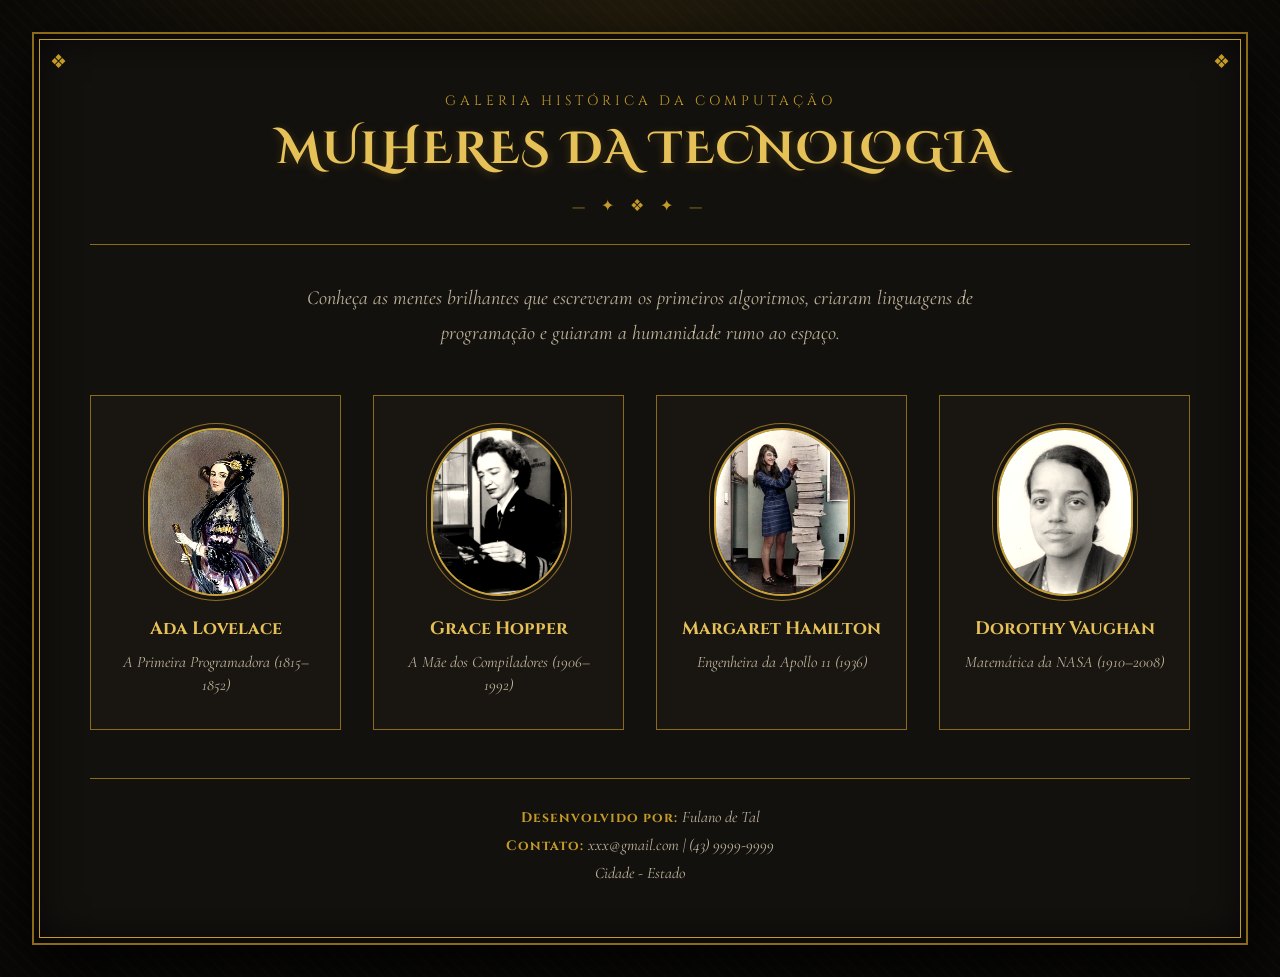
<file: index.html>
<!DOCTYPE html>
<html lang="pt-br">

<head>
    <meta charset="UTF-8">
    <meta name="viewport" content="width=device-width, initial-scale=1.0">
    <title>Mulheres da Tecnologia</title>
    <link rel="stylesheet" href="style.css"> 
</head>

<body>
    <div class="moldura-vitoriana">
        <header class="cabecalho">
            <span class="subtitulo-epoca">Galeria Histórica da Computação</span>
            <h1 id="titulo">Mulheres da Tecnologia</h1>
        </header>

        <main>
            <p class="intro-galeria">
                Conheça as mentes brilhantes que escreveram os primeiros algoritmos, criaram linguagens de programação e guiaram a humanidade rumo ao espaço.
            </p>

            <nav class="menu" aria-label="Pioneiras da Tecnologia">
                <ul class="galeria-pioneiras">
                    <li class="cartao-pioneira">
                        <a href="ada.html">
                            <img src="Ada_Lovelace_portrait.jpg" alt="Retrato de Ada Lovelace">
                            <span class="cartao-nome">Ada Lovelace</span>
                            <span class="cartao-titulo">A Primeira Programadora (1815–1852)</span>
                        </a>
                    </li>
                    <li class="cartao-pioneira">
                        <a href="grace.html">
                            <img src="Grace-Murray-Hopper-Bureau-of-Ordnance-Computation-1946.webp" alt="Retrato de Grace Hopper">
                            <span class="cartao-nome">Grace Hopper</span>
                            <span class="cartao-titulo">A Mãe dos Compiladores (1906–1992)</span>
                        </a>
                    </li>
                    <li class="cartao-pioneira">
                        <a href="margareth.html">
                            <img src="images (1).jpeg" alt="Retrato de Margaret Hamilton">
                            <span class="cartao-nome">Margaret Hamilton</span>
                            <span class="cartao-titulo">Engenheira da Apollo 11 (1936)</span>
                        </a>
                    </li>
                    <li class="cartao-pioneira">
                        <a href="dorothy.html">
                            <img src="images.jpeg" alt="Retrato de Dorothy Vaughan">
                            <span class="cartao-nome">Dorothy Vaughan</span>
                            <span class="cartao-titulo">Matemática da NASA (1910–2008)</span>
                        </a>
                    </li>
                </ul>
            </nav>
        </main>

        <footer>
            <p>
                <b>Desenvolvido por:</b> <i>Fulano de Tal</i> <br>
                <b>Contato:</b> <i>xxx@gmail.com | (43) 9999-9999</i> <br>
                <i>Cidade - Estado</i> 
            </p>
        </footer>
    </div>
</body>

</html>
</file>
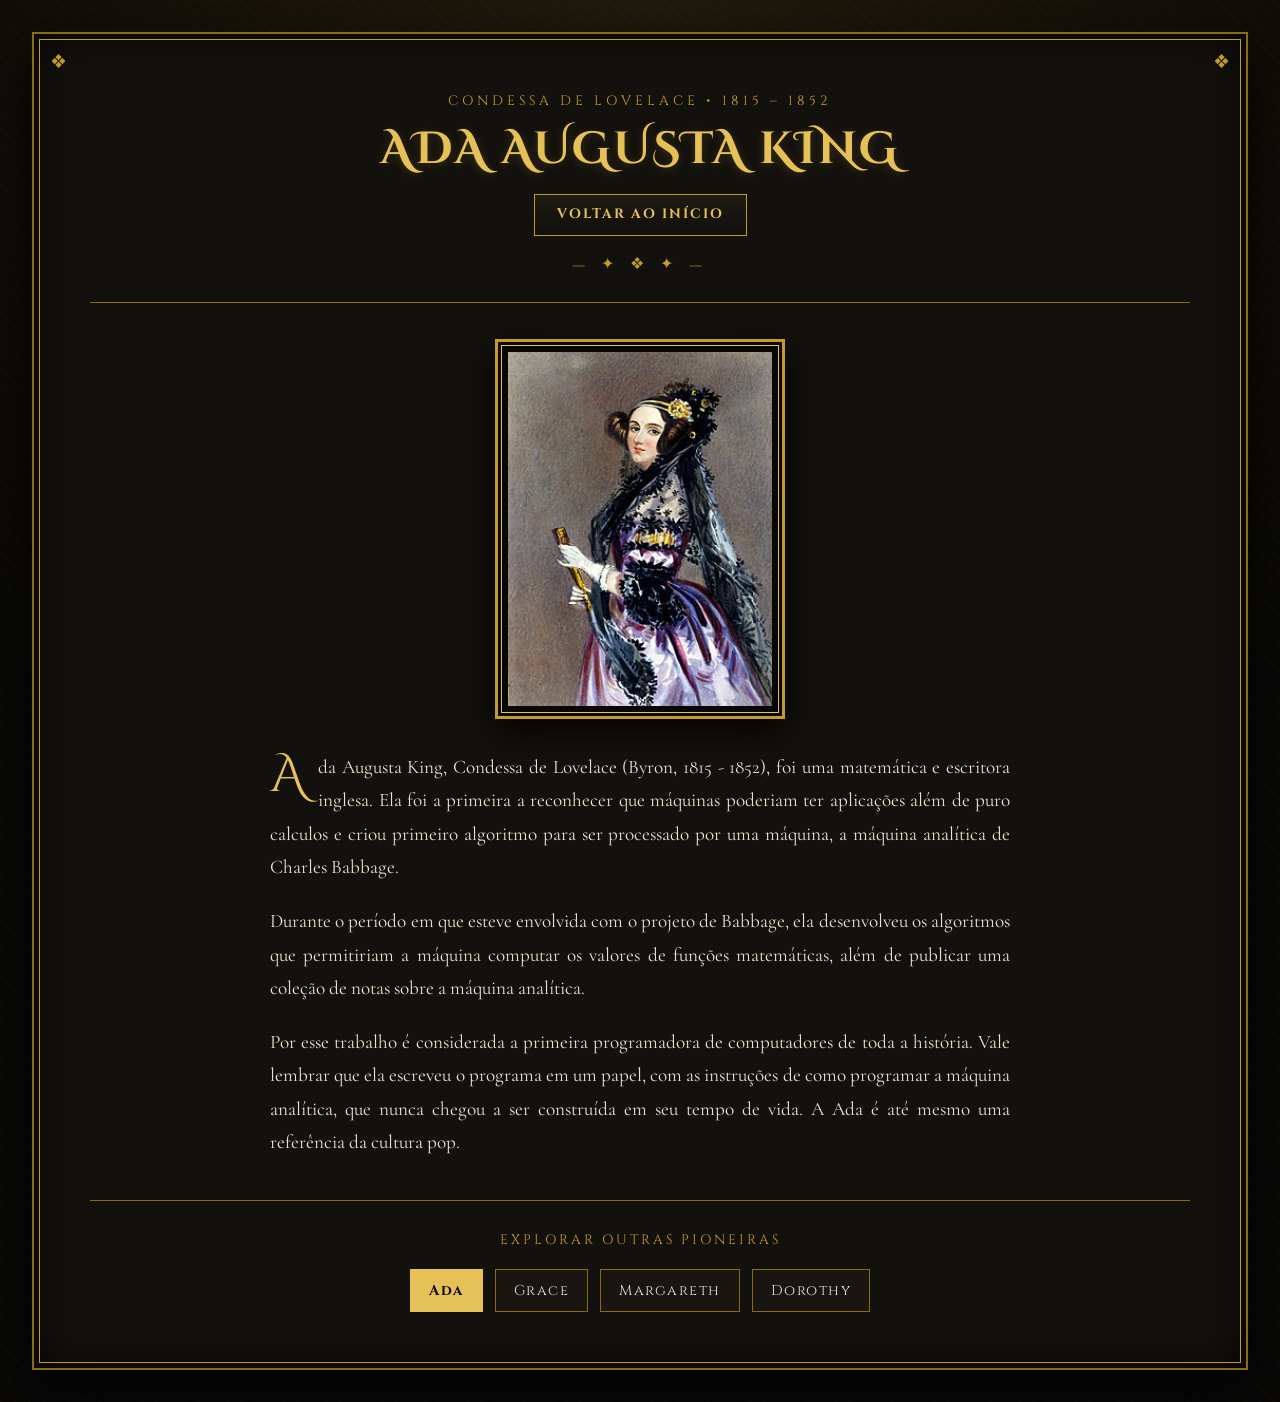
<file: ada.html>
<!DOCTYPE html>
<html lang="pt-br">
<head>
    <meta charset="UTF-8">
    <meta name="viewport" content="width=device-width, initial-scale=1.0">
    <title>Ada Augusta King - Ada Lovelace</title>
    <link rel="stylesheet" href="style.css">
</head>

<body>
    <div class="moldura-vitoriana">
        <header class="cabecalho">
            <span class="subtitulo-epoca">Condessa de Lovelace • 1815 – 1852</span>
            <h1 id="titulo">Ada Augusta King</h1>
            <nav class="topo-nav">
                <a class="btn-vitoriano" href="index.html">Voltar ao Início</a>
            </nav>
        </header>
      
        <main class="conteudo-biografia">
            <div class="moldura-retrato">
                <img src="Ada_Lovelace_portrait.jpg" alt="Ada Lovelace" class="imgcentro">
            </div>

            <p class="texto">Ada Augusta King, Condessa de Lovelace (Byron, 1815 - 1852), foi uma matemática e escritora inglesa. Ela foi a primeira a reconhecer que máquinas poderiam ter aplicações além de puro calculos e criou primeiro algoritmo para ser processado por uma máquina, a máquina analítica de Charles Babbage.</p>

            <p class="texto">Durante o período em que esteve envolvida com o projeto de Babbage, ela desenvolveu os algoritmos que permitiriam a máquina computar os valores de funções matemáticas, além de publicar uma coleção de notas sobre a máquina analítica.</p> 

            <p class="texto">Por esse trabalho é considerada a primeira programadora de computadores de toda a história. Vale lembrar que ela escreveu o programa em um papel, com as instruções de como programar a máquina analítica, que nunca chegou a ser construída em seu tempo de vida. A Ada é até mesmo uma referência da cultura pop.</p>
        </main>

        <nav class="navegacao-rodape" aria-label="Outras biografias">
            <p class="navegacao-rodape-titulo">Explorar Outras Pioneiras</p>
            <ul class="voltar">
                <li><a href="ada.html" class="ativo">Ada</a></li>
                <li><a href="grace.html">Grace</a></li>
                <li><a href="margareth.html">Margareth</a></li>
                <li><a href="dorothy.html">Dorothy</a></li>
            </ul>
        </nav>
    </div>
</body>
</html>
</file>
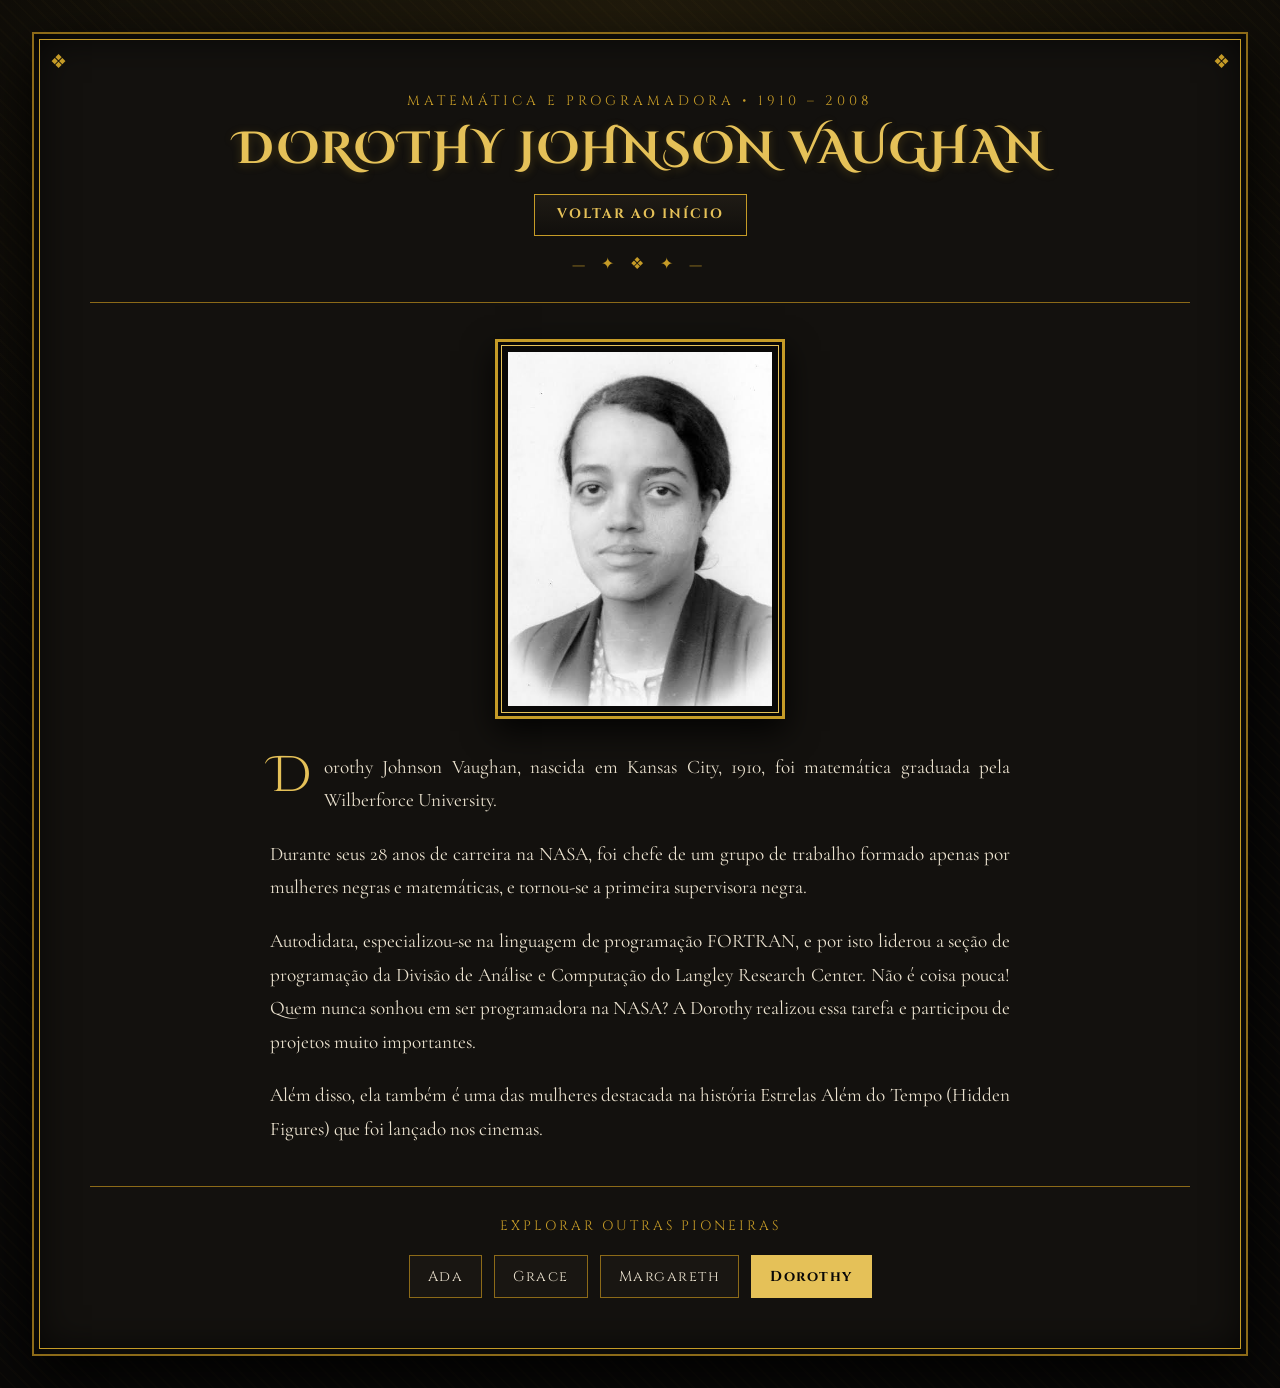
<file: dorothy.html>
<!DOCTYPE html>
<html lang="pt-br">
<head>
    <meta charset="UTF-8">
    <meta name="viewport" content="width=device-width, initial-scale=1.0">
    <title>Dorothy Johnson Vaughan</title>
    <link rel="stylesheet" href="style.css">
</head>

<body>
    <div class="moldura-vitoriana">
        <header class="cabecalho">
            <span class="subtitulo-epoca">Matemática e Programadora • 1910 – 2008</span>
            <h1 id="titulo">Dorothy Johnson Vaughan</h1>
            <nav class="topo-nav">
                <a class="btn-vitoriano" href="index.html">Voltar ao Início</a>
            </nav>
        </header>
        
        <main class="conteudo-biografia">
            <div class="moldura-retrato">
                <img src="images.jpeg" alt="Foto de Dorothy Johnson Vaughan" class="imgcentro">
            </div>

            <p class="texto">Dorothy Johnson Vaughan, nascida em Kansas City, 1910, foi matemática graduada pela Wilberforce University.</p>

            <p class="texto">Durante seus 28 anos de carreira na NASA, foi chefe de um grupo de trabalho formado apenas por mulheres negras e matemáticas, e tornou-se a primeira supervisora negra.</p>
                
            <p class="texto">Autodidata, especializou-se na linguagem de programação FORTRAN, e por isto liderou a seção de programação da Divisão de Análise e Computação do Langley Research Center. Não é coisa pouca! Quem nunca sonhou em ser programadora na NASA? A Dorothy realizou essa tarefa e participou de projetos muito importantes.</p>
                
            <p class="texto">Além disso, ela também é uma das mulheres destacada na história Estrelas Além do Tempo (Hidden Figures) que foi lançado nos cinemas.</p>
        </main>

        <nav class="navegacao-rodape" aria-label="Outras biografias">
            <p class="navegacao-rodape-titulo">Explorar Outras Pioneiras</p>
            <ul class="voltar">
                <li><a href="ada.html">Ada</a></li>
                <li><a href="grace.html">Grace</a></li>
                <li><a href="margareth.html">Margareth</a></li>
                <li><a href="dorothy.html" class="ativo">Dorothy</a></li>
            </ul>
        </nav>
    </div>
</body>
</html>
</file>
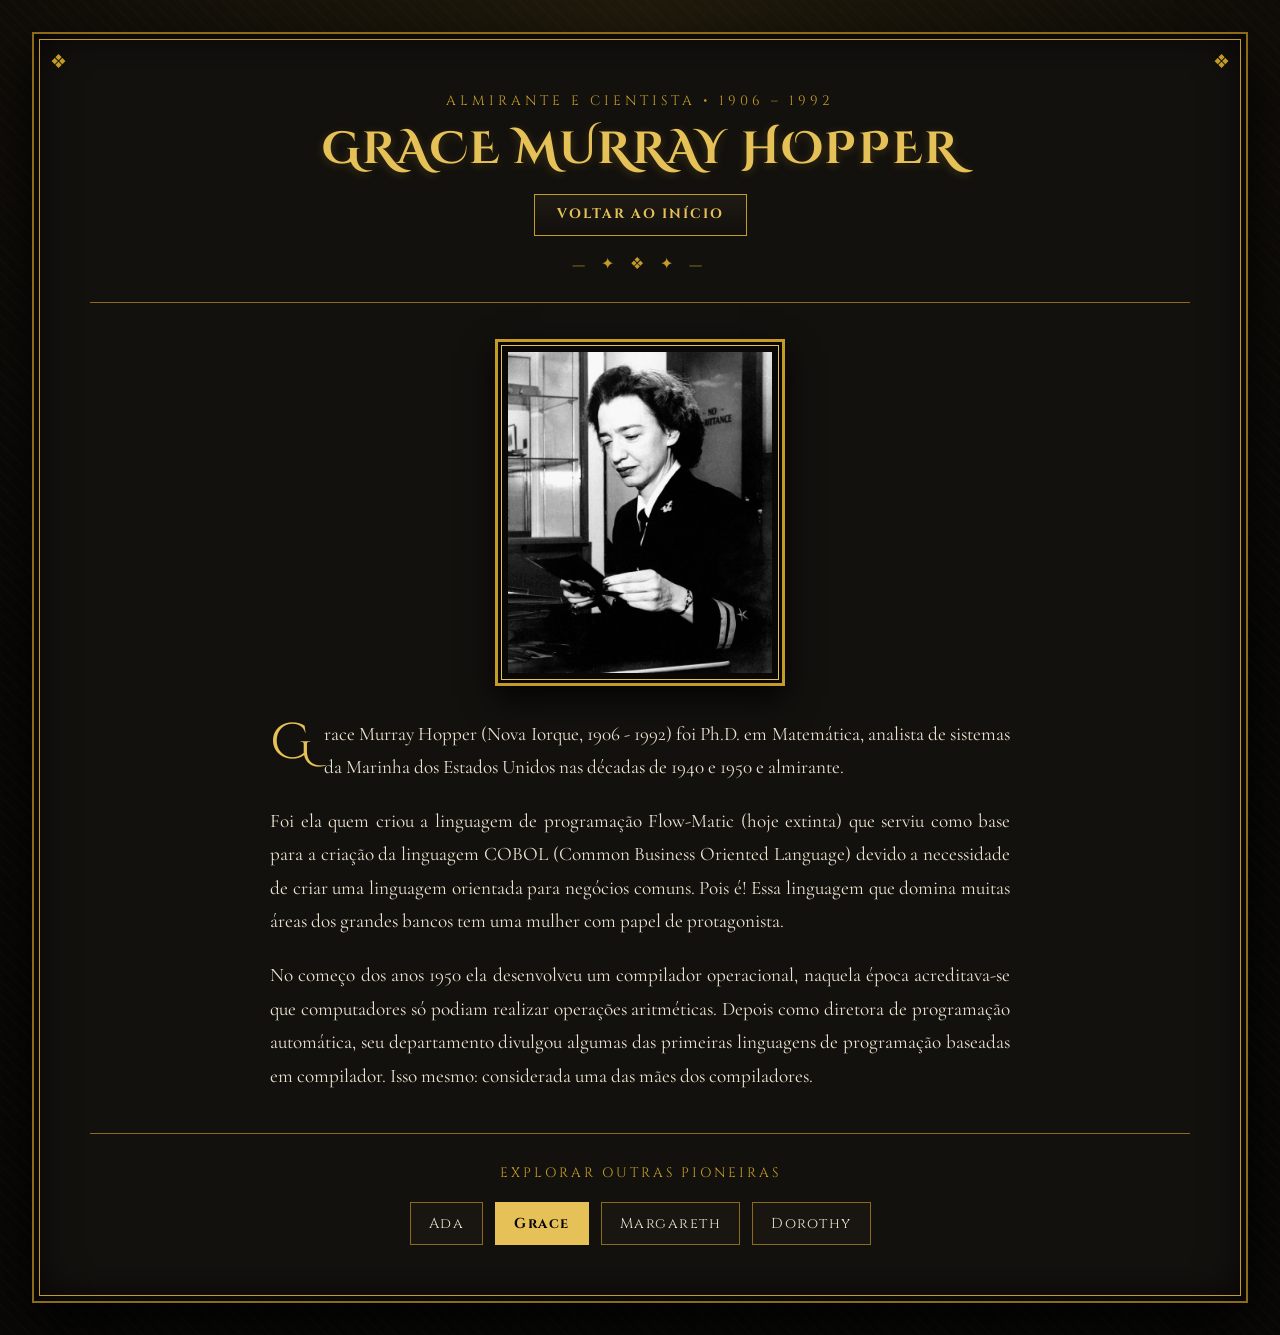
<file: grace.html>
<!DOCTYPE html>
<html lang="pt-br">
<head>
    <meta charset="UTF-8">
    <meta name="viewport" content="width=device-width, initial-scale=1.0">
    <title>Grace Murray Hopper</title>
    <link rel="stylesheet" href="style.css">
</head>

<body>
    <div class="moldura-vitoriana">
        <header class="cabecalho">
            <span class="subtitulo-epoca">Almirante e Cientista • 1906 – 1992</span>
            <h1 id="titulo">Grace Murray Hopper</h1>
            <nav class="topo-nav">
                <a class="btn-vitoriano" href="index.html">Voltar ao Início</a>
            </nav>
        </header>

        <main class="conteudo-biografia">
            <div class="moldura-retrato">
                <img src="Grace-Murray-Hopper-Bureau-of-Ordnance-Computation-1946.webp" alt="Grace Murray Hopper" class="imgcentro">
            </div>

            <p class="texto">Grace Murray Hopper (Nova Iorque, 1906 - 1992) foi Ph.D. em Matemática, analista de sistemas da Marinha dos Estados Unidos nas décadas de 1940 e 1950 e almirante.</p>

            <p class="texto">Foi ela quem criou a linguagem de programação Flow-Matic (hoje extinta) que serviu como base para a criação da linguagem COBOL (Common Business Oriented Language) devido a necessidade de criar uma linguagem orientada para negócios comuns. Pois é! Essa linguagem que domina muitas áreas dos grandes bancos tem uma mulher com papel de protagonista.</p>

            <p class="texto">No começo dos anos 1950 ela desenvolveu um compilador operacional, naquela época acreditava-se que computadores só podiam realizar operações aritméticas. Depois como diretora de programação automática, seu departamento divulgou algumas das primeiras linguagens de programação baseadas em compilador. Isso mesmo: considerada uma das mães dos compiladores.</p>
        </main>

        <nav class="navegacao-rodape" aria-label="Outras biografias">
            <p class="navegacao-rodape-titulo">Explorar Outras Pioneiras</p>
            <ul class="voltar">
                <li><a href="ada.html">Ada</a></li>
                <li><a href="grace.html" class="ativo">Grace</a></li>
                <li><a href="margareth.html">Margareth</a></li>
                <li><a href="dorothy.html">Dorothy</a></li>
            </ul>
        </nav>
    </div>
</body>
</html>
</file>
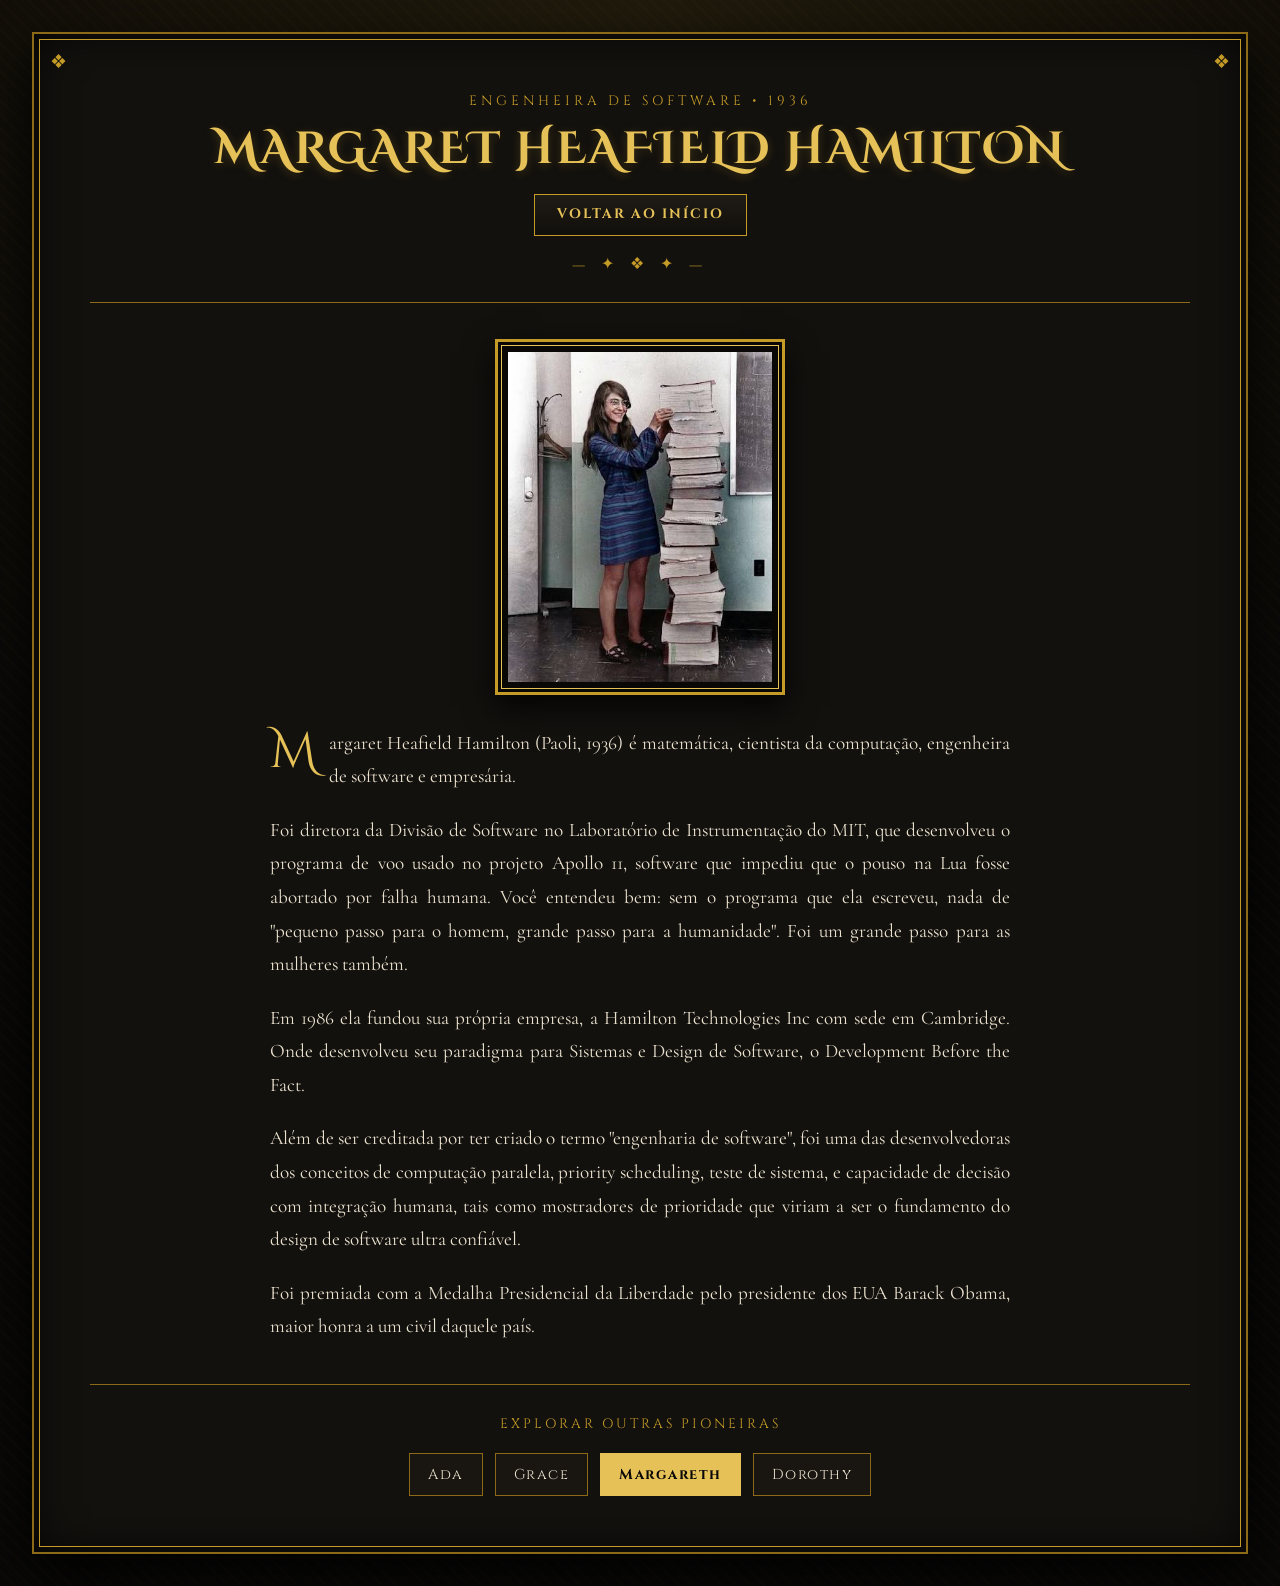
<file: margareth.html>
<!DOCTYPE html>
<html lang="pt-br">
<head>
    <meta charset="UTF-8">
    <meta name="viewport" content="width=device-width, initial-scale=1.0">
    <title>Margaret Heafield Hamilton</title>
    <link rel="stylesheet" href="style.css"> 
</head>

<body>
    <div class="moldura-vitoriana">
        <header class="cabecalho"> 
            <span class="subtitulo-epoca">Engenheira de Software • 1936</span>
            <h1 id="titulo">Margaret Heafield Hamilton</h1>
            <nav class="topo-nav">
                <a class="btn-vitoriano" href="index.html">Voltar ao Início</a>
            </nav>
        </header>

        <main class="conteudo-biografia">
            <div class="moldura-retrato">
                <img src="images (1).jpeg" alt="Margaret Heafield Hamilton ao lado do código do projeto Apollo" class="imgcentro">
            </div>

            <p class="texto">Margaret Heafield Hamilton (Paoli, 1936) é matemática, cientista da computação, engenheira de software e empresária.</p> 

            <p class="texto">Foi diretora da Divisão de Software no Laboratório de Instrumentação do MIT, que desenvolveu o programa de voo usado no projeto Apollo 11, software que impediu que o pouso na Lua fosse abortado por falha humana. Você entendeu bem: sem o programa que ela escreveu, nada de "pequeno passo para o homem, grande passo para a humanidade". Foi um grande passo para as mulheres também.</p> 

            <p class="texto">Em 1986 ela fundou sua própria empresa, a Hamilton Technologies Inc com sede em Cambridge. Onde desenvolveu seu paradigma para Sistemas e Design de Software, o Development Before the Fact.</p>

            <p class="texto">Além de ser creditada por ter criado o termo "engenharia de software", foi uma das desenvolvedoras dos conceitos de computação paralela, priority scheduling, teste de sistema, e capacidade de decisão com integração humana, tais como mostradores de prioridade que viriam a ser o fundamento do design de software ultra confiável.</p>
                    
            <p class="texto">Foi premiada com a Medalha Presidencial da Liberdade pelo presidente dos EUA Barack Obama, maior honra a um civil daquele país.</p>
        </main>

        <nav class="navegacao-rodape" aria-label="Outras biografias">
            <p class="navegacao-rodape-titulo">Explorar Outras Pioneiras</p>
            <ul class="voltar">
                <li><a href="ada.html">Ada</a></li>
                <li><a href="grace.html">Grace</a></li>
                <li><a href="margareth.html" class="ativo">Margareth</a></li>
                <li><a href="dorothy.html">Dorothy</a></li>
            </ul>
        </nav>
    </div>
</body>
</html>
</file>
<file: style.css>
@import url('https://fonts.googleapis.com/css2?family=Cinzel+Decorative:wght@700&family=Cinzel:wght@500;700&family=Cormorant+Garamond:ital,wght@0,400;0,600;1,400&display=swap');

/* Reset moderno integrado */
*, *::before, *::after {
    box-sizing: border-box;
    margin: 0;
    padding: 0;
}

:root {
    --preto-fundo: #090807;
    --preto-veludo: #13110e;
    --preto-cartao: #191612;
    --dourado-brilho: #e5c158;
    --dourado-classico: #c59b27;
    --dourado-antigo: #8c6a18;
    --marfim-texto: #ebe2cf;
    --marfim-suave: #bfb39b;
}

body {
    background-color: var(--preto-fundo);
    background-image: 
        radial-gradient(circle at 50% 0%, rgba(197, 155, 39, 0.12) 0%, transparent 60%),
        repeating-linear-gradient(45deg, rgba(197, 155, 39, 0.02) 0px, rgba(197, 155, 39, 0.02) 2px, transparent 2px, transparent 10px);
    color: var(--marfim-texto);
    font-family: 'Cormorant Garamond', Georgia, serif;
    font-size: 1.2rem;
    line-height: 1.75;
    min-height: 100vh;
    padding: clamp(12px, 3vw, 32px);
    display: flex;
    justify-content: center;
    align-items: flex-start;
}

/* Moldura principal ampliada para acomodar a fila de 4 cartões com folga */
.moldura-vitoriana {
    width: min(100%, 1240px);
    background-color: var(--preto-veludo);
    border: 2px solid var(--dourado-antigo);
    outline: 1px solid var(--dourado-classico);
    outline-offset: -8px;
    box-shadow: 
        0 20px 50px rgba(0, 0, 0, 0.9),
        inset 0 0 40px rgba(0, 0, 0, 0.8);
    padding: clamp(24px, 4.5vw, 56px);
    position: relative;
}

/* Ornamentos de canto */
.moldura-vitoriana::before,
.moldura-vitoriana::after {
    content: "❖";
    color: var(--dourado-classico);
    font-size: 1.2rem;
    position: absolute;
    top: 12px;
}

.moldura-vitoriana::before {
    left: 16px;
}

.moldura-vitoriana::after {
    right: 16px;
}

/* Cabeçalho */
.cabecalho {
    text-align: center;
    padding-bottom: 24px;
    margin-bottom: 36px;
    border-bottom: 1px solid var(--dourado-antigo);
    position: relative;
}

.cabecalho::after {
    content: "— ✦ ❖ ✦ —";
    display: block;
    color: var(--dourado-classico);
    font-size: 1rem;
    letter-spacing: 6px;
    margin-top: 14px;
}

.subtitulo-epoca {
    display: block;
    font-family: 'Cinzel', serif;
    font-size: 0.85rem;
    letter-spacing: 4px;
    text-transform: uppercase;
    color: var(--dourado-classico);
    margin-bottom: 8px;
}

#titulo {
    font-family: 'Cinzel Decorative', 'Cinzel', serif;
    font-size: clamp(1.7rem, 4vw, 2.8rem);
    font-weight: 700;
    color: var(--dourado-brilho);
    text-transform: uppercase;
    letter-spacing: 2px;
    line-height: 1.25;
    text-shadow: 0 2px 10px rgba(197, 155, 39, 0.25);
}

/* Botão Voltar no topo */
.topo-nav {
    display: flex;
    justify-content: center;
    margin-top: 16px;
}

.btn-vitoriano {
    display: inline-block;
    font-family: 'Cinzel', serif;
    font-size: 0.85rem;
    font-weight: 700;
    letter-spacing: 2px;
    text-transform: uppercase;
    text-decoration: none;
    color: var(--dourado-brilho);
    background: linear-gradient(180deg, #1f1b15 0%, #110f0c 100%);
    border: 1px solid var(--dourado-classico);
    padding: 8px 22px;
    transition: all 0.3s ease;
}

.btn-vitoriano:hover,
.btn-vitoriano:focus {
    background: var(--dourado-classico);
    color: var(--preto-fundo);
    box-shadow: 0 0 15px rgba(229, 193, 88, 0.4);
}

/* Texto introdutório da página inicial */
.intro-galeria {
    text-align: center;
    max-width: 720px;
    margin: 0 auto 44px auto;
    color: var(--marfim-suave);
    font-style: italic;
    font-size: 1.25rem;
}

/* Fila única com as 4 pioneiras no desktop */
.galeria-pioneiras {
    display: grid;
    grid-template-columns: repeat(4, 1fr);
    gap: 32px;
    list-style: none;
    margin-bottom: 48px;
}

.cartao-pioneira a {
    display: flex;
    flex-direction: column;
    align-items: center;
    text-align: center;
    text-decoration: none;
    background-color: var(--preto-cartao);
    border: 1px solid var(--dourado-antigo);
    padding: 32px 20px;
    height: 100%;
    transition: transform 0.3s ease, border-color 0.3s ease, box-shadow 0.3s ease;
}

.cartao-pioneira a:hover {
    transform: translateY(-6px);
    border-color: var(--dourado-brilho);
    box-shadow: 0 12px 28px rgba(197, 155, 39, 0.22);
}

.cartao-pioneira img {
    width: 136px;
    height: 168px;
    object-fit: cover;
    object-position: top center;
    border-radius: 50% / 42%;
    border: 2px solid var(--dourado-classico);
    outline: 1px solid var(--dourado-antigo);
    outline-offset: 4px;
    margin-bottom: 22px;
    filter: sepia(20%) contrast(1.05);
    transition: filter 0.3s ease;
}

.cartao-pioneira a:hover img {
    filter: sepia(0%) contrast(1.08);
}

.cartao-nome {
    font-family: 'Cinzel', serif;
    font-size: 1.12rem;
    font-weight: 700;
    color: var(--dourado-brilho);
    margin-bottom: 10px;
    line-height: 1.3;
}

.cartao-titulo {
    font-size: 1rem;
    color: var(--marfim-suave);
    font-style: italic;
    line-height: 1.45;
}

/* Páginas Biográficas: Retrato e Texto */
.conteudo-biografia {
    max-width: 740px;
    margin: 0 auto;
}

.moldura-retrato {
    display: flex;
    justify-content: center;
    margin: 0 auto 32px auto;
}

.imgcentro {
    width: min(100%, 290px);
    height: auto;
    max-height: 380px;
    object-fit: cover;
    border: 3px solid var(--dourado-classico);
    outline: 1px solid var(--dourado-brilho);
    outline-offset: -7px;
    padding: 10px;
    background-color: var(--preto-fundo);
    box-shadow: 0 12px 30px rgba(0, 0, 0, 0.85);
}

.texto {
    margin-bottom: 20px;
    text-align: justify;
    hyphens: auto;
    color: var(--marfim-texto);
}

/* Capitular vitoriana no primeiro parágrafo */
.texto:first-of-type::first-letter {
    font-family: 'Cinzel Decorative', serif;
    font-size: 3.1rem;
    float: left;
    line-height: 0.85;
    padding-right: 12px;
    padding-top: 4px;
    color: var(--dourado-brilho);
}

/* Menu de navegação inferior entre as biografias */
.navegacao-rodape {
    margin-top: 40px;
    padding-top: 28px;
    border-top: 1px solid var(--dourado-antigo);
    text-align: center;
}

.navegacao-rodape-titulo {
    font-family: 'Cinzel', serif;
    font-size: 0.85rem;
    letter-spacing: 3px;
    text-transform: uppercase;
    color: var(--dourado-classico);
    margin-bottom: 16px;
}

.voltar {
    list-style: none;
    display: flex;
    flex-wrap: wrap;
    justify-content: center;
    gap: 12px;
}

.voltar li a {
    display: inline-block;
    font-family: 'Cinzel', serif;
    font-size: 0.9rem;
    letter-spacing: 1.5px;
    text-decoration: none;
    color: var(--marfim-texto);
    border: 1px solid var(--dourado-antigo);
    background-color: var(--preto-cartao);
    padding: 8px 18px;
    transition: all 0.25s ease;
}

.voltar li a:hover,
.voltar li a.ativo {
    border-color: var(--dourado-brilho);
    color: var(--preto-fundo);
    background-color: var(--dourado-brilho);
    font-weight: 700;
}

/* Rodapé da página inicial */
footer {
    margin-top: 32px;
    padding-top: 24px;
    border-top: 1px solid var(--dourado-antigo);
    text-align: center;
    font-size: 1rem;
    color: var(--marfim-suave);
}

footer b {
    font-family: 'Cinzel', serif;
    font-size: 0.85rem;
    color: var(--dourado-classico);
    letter-spacing: 1px;
}

/* Tablets: 2 colunas para manter os cartões largos */
@media (max-width: 960px) {
    .galeria-pioneiras {
        grid-template-columns: repeat(2, 1fr);
        gap: 24px;
    }
}

/* Celulares: 1 coluna empilhada */
@media (max-width: 560px) {
    .moldura-vitoriana {
        outline-offset: -5px;
        padding: 24px 18px;
    }

    .galeria-pioneiras {
        grid-template-columns: 1fr;
        gap: 20px;
    }

    .texto {
        text-align: left;
        font-size: 1.12rem;
    }

    .voltar {
        flex-direction: column;
        align-items: stretch;
    }

    .voltar li a {
        display: block;
        text-align: center;
    }
}
</file>
